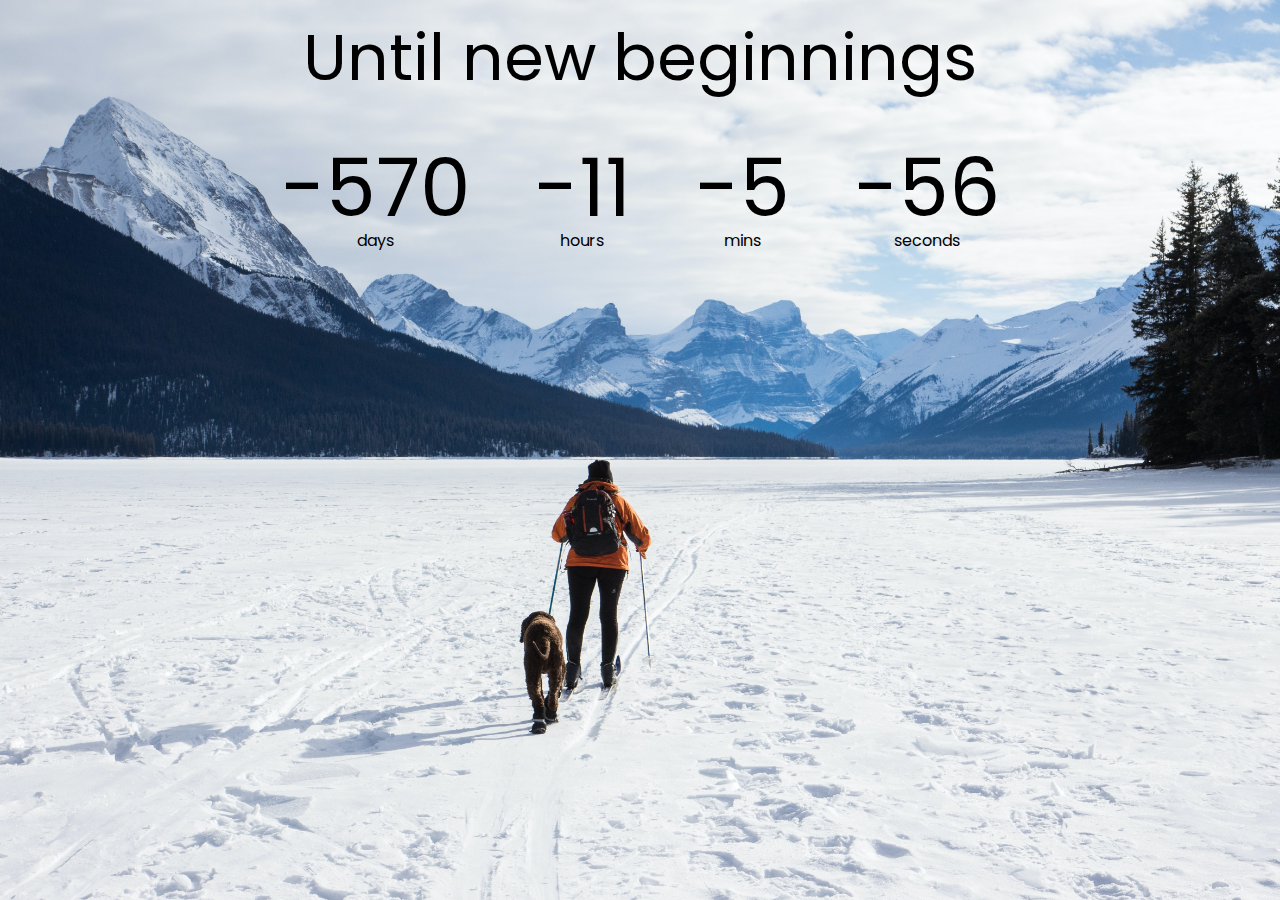
<file: index.html>
<!DOCTYPE html>
<html lang="en">
  <head>
    <meta charset="UTF-8" />
    <meta http-equiv="X-UA-Compatible" content="IE=edge" />
    <meta name="viewport" content="width=device-width, initial-scale=1.0" />
    <title>CountDown Project</title>
    <link rel="stylesheet" href="style.css" />
    <script src="script.js" defer></script>
  </head>
  <body>
    <h1>Until new beginnings</h1>

    <div class="countdown-container">
      <div class="days-container">
        <p class="big-text" id="days">0</p>
        <span>days</span>
      </div>
      <div class="hours-container">
        <p class="big-text" id="hours">0</p>
        <span>hours</span>
      </div>
      <div class="mins-container">
        <p class="big-text" id="mins">0</p>
        <span>mins</span>
      </div>
      <div class="second-container">
        <p class="big-text" id="sec">0</p>
        <span>seconds</span>
      </div>
    </div>
  </body>
</html>
</file>
<file: style.css>
@import url("https://fonts.googleapis.com/css2?family=Poppins&display=swap");

* {
  box-sizing: border-box;
}

body {
  background-image: url("src/dog.jpg");
  background-size: cover;
  background-position: center center;
  display: flex;
  align-items: center;
  flex-direction: column;
  min-height: 100vh;
  font-family: "Poppins", sans-serif;
  margin: 0;
}

h1 {
  font-size: 4rem;
  font-weight: normal;
  margin-top: 10px;
}
.countdown-container {
  display: flex;
  text-align: center;
}

.big-text {
  font-weight: normal;
  font-size: 5rem;
  line-height: 1;
  margin: 0 2rem;
}

.countdown-e1 {
  font-size: 1.5rem;
  text-align: left;
}
</file>
